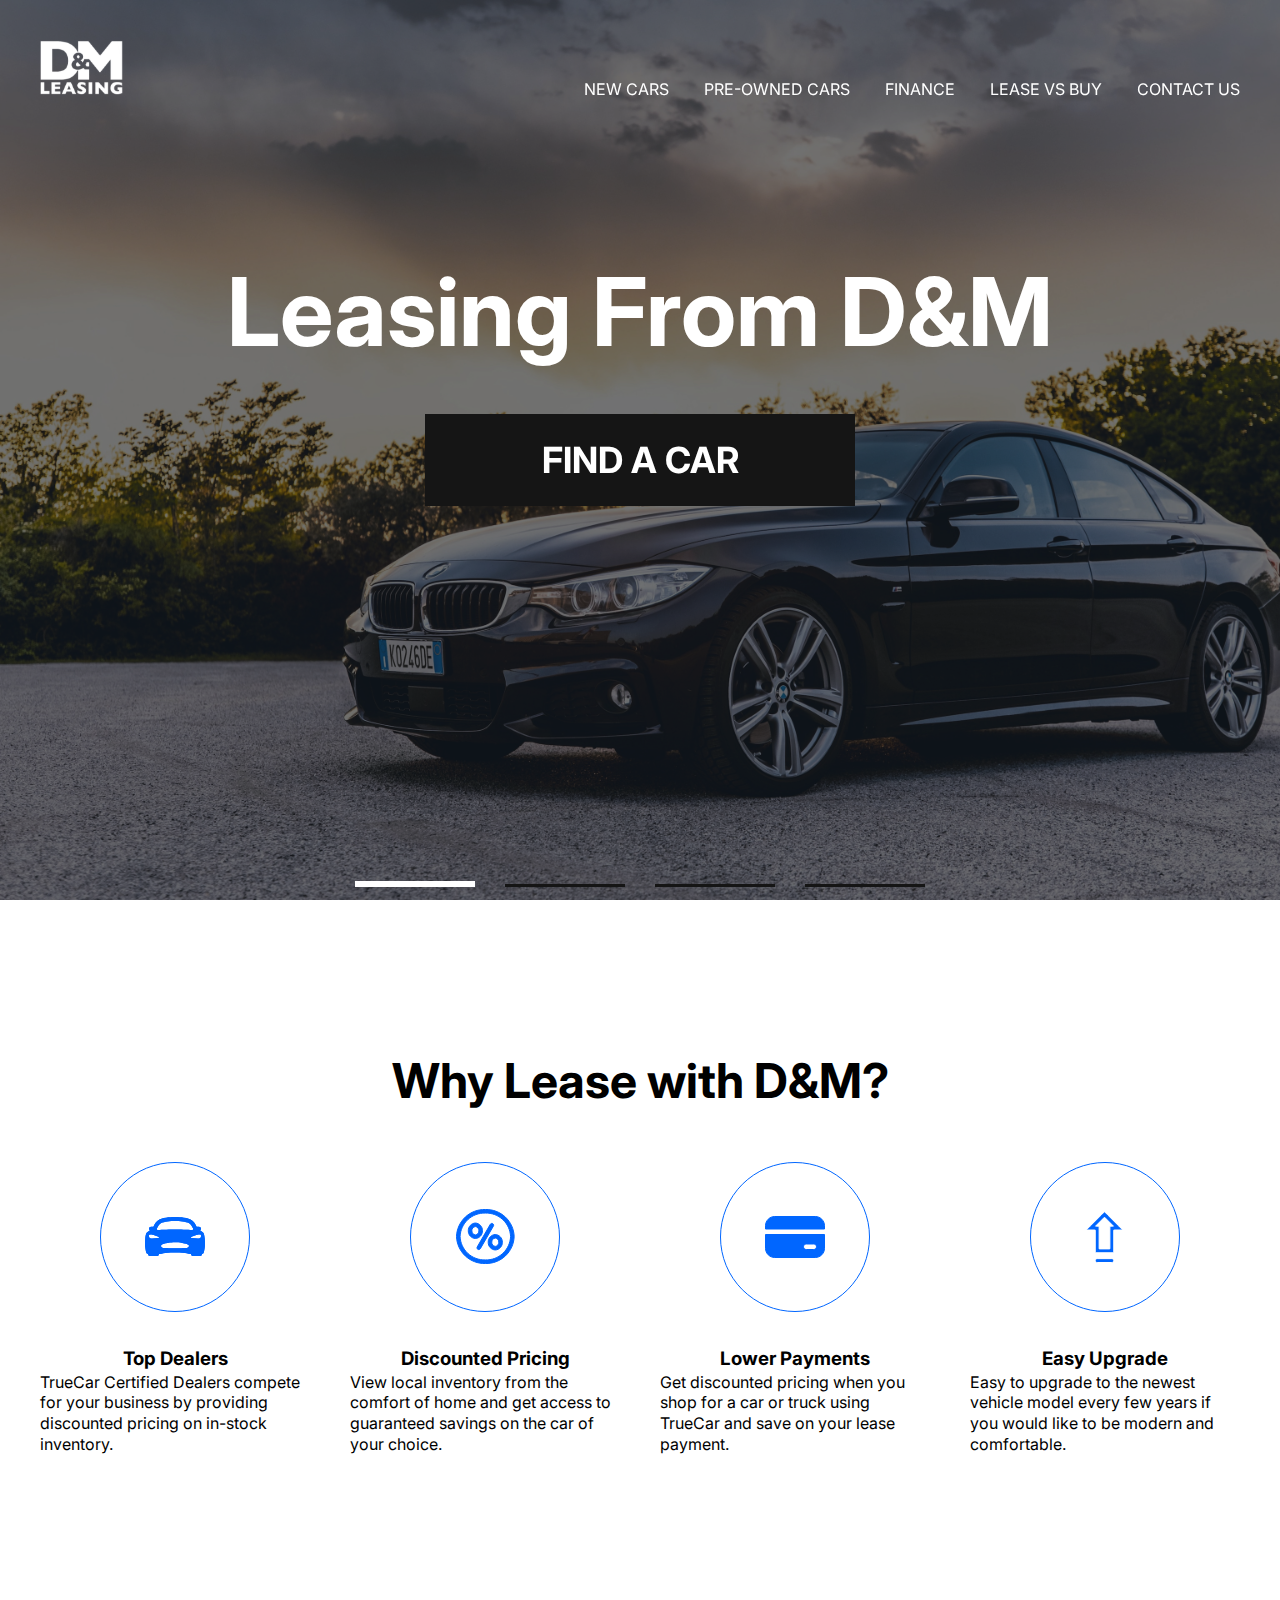
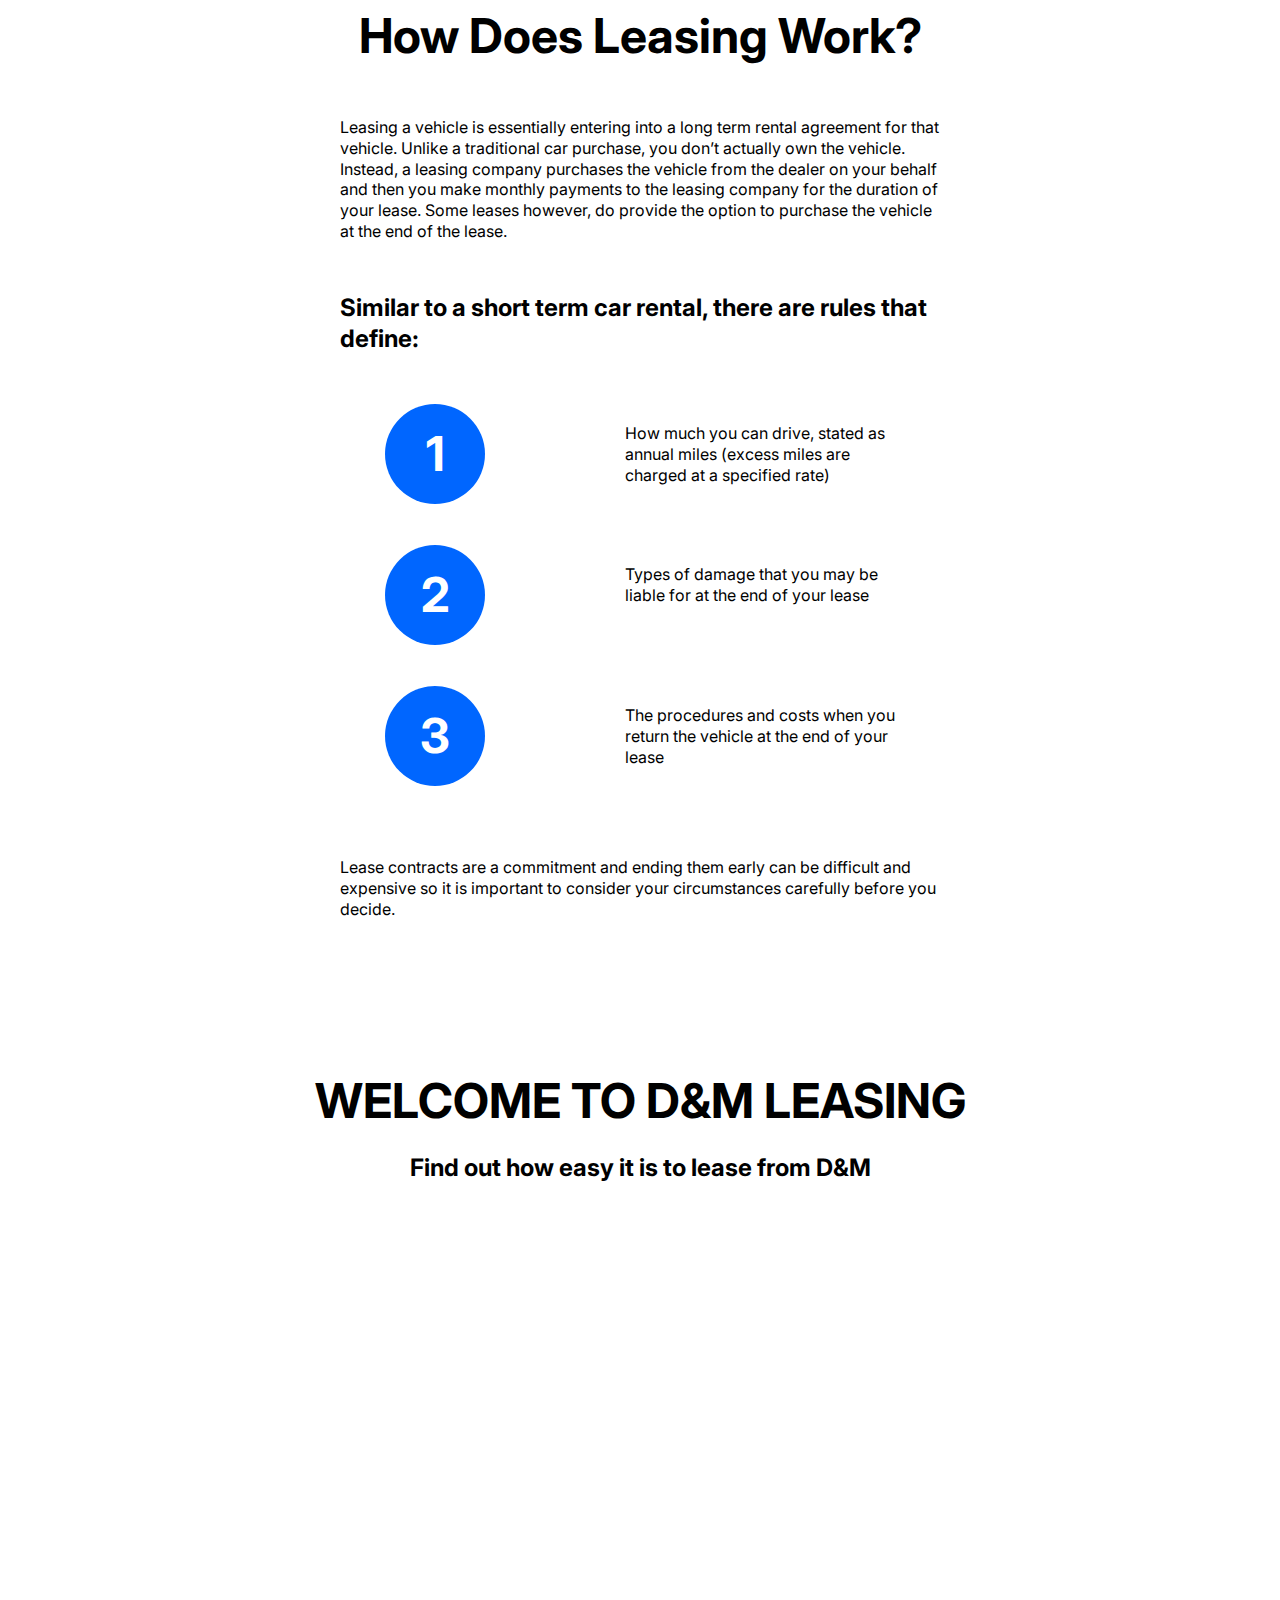
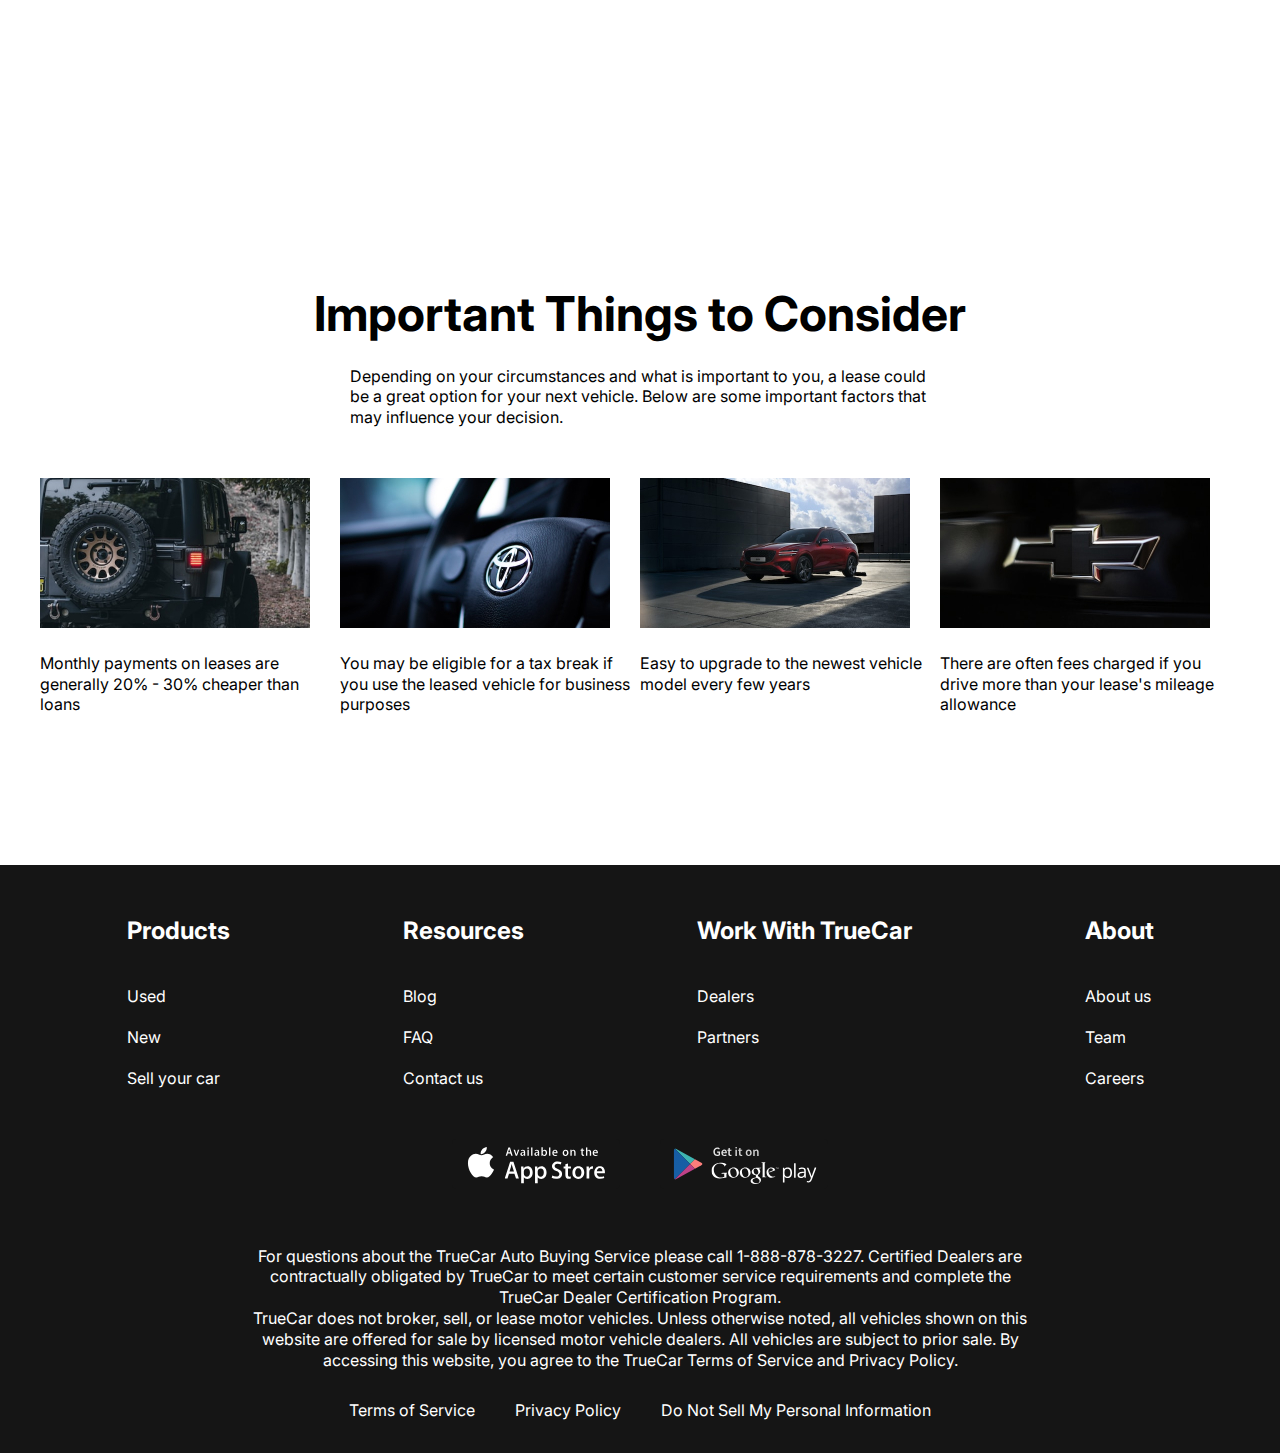
<file: index.html>
<!DOCTYPE html>
<html lang="en">
  <head>
    <meta charset="UTF-8" />
    <meta name="viewport" content="width=device-width, initial-scale=1.0" />
    <title>Document</title>
    <link rel="preconnect" href="https://fonts.googleapis.com" />
    <link rel="preconnect" href="https://fonts.gstatic.com" crossorigin />
    <link
      href="https://fonts.googleapis.com/css2?family=Inter:wght@100..900&display=swap"
      rel="stylesheet"
    />
    <link rel="stylesheet" href="/css/swiper-bundle.min.css" />

    <link rel="stylesheet" href="css/style.min.css" />
  </head>
  <body>
    <div class="wrapper">
      <header class="header header-main">
        <div class="container">
          <div class="header__inner">
            <a href="index.html" class="logo">
              <img src="images/logo.svg" alt="" class="logo__img" />
            </a>
            <nav class="menu">
              <button class="menu__btn">
                <span></span>
                <span></span>
                <span></span>
              </button>
              <ul class="menu__list">
                <li class="menu__list-item">
                  <a href="new-cars.html" class="menu__list-link">NEW CARS</a>
                </li>
                <li class="menu__list-item">
                  <a href="#" class="menu__list-link">PRE-OWNED CARS</a>
                </li>
                <li class="menu__list-item">
                  <a href="#" class="menu__list-link">FINANCE</a>
                </li>
                <li class="menu__list-item">
                  <a href="#" class="menu__list-link">LEASE VS BUY</a>
                </li>
                <li class="menu__list-item">
                  <a href="contacts.html" class="menu__list-link">CONTACT US</a>
                </li>
              </ul>
            </nav>
          </div>
        </div>
      </header>
      <main class="main">
        <section class="top">
          <div class="container">
            <h1 class="title">Leasing From D&M</h1>
            <a href="new-cars.html" class="top__link">FIND A CAR</a>
          </div>
        </section>
        <div class="slider">
          <div class="swiper">
            <div class="swiper-wrapper">
              <div
                class="swiper-slide"
                style="background-image: url(/images/slide-1.jpg)"
              ></div>
              <div
                class="swiper-slide"
                style="background-image: url(/images/slide-2.jpg)"
              ></div>
              <div
                class="swiper-slide"
                style="background-image: url(/images/slide-1.jpg)"
              ></div>
              <div
                class="swiper-slide"
                style="background-image: url(/images/slide-2.jpg)"
              ></div>
            </div>
            <div class="swiper-pagination"></div>
          </div>
        </div>
        <section class="why-lease">
          <div class="container">
            <h2 class="section-title">Why Lease with D&M?</h2>
            <ul class="why-lease__list">
              <li class="why-lease__item">
                <img
                  src="images/why-lease-1.svg"
                  alt=""
                  class="why-lease__item-img"
                />
                <h3 class="why-lease__item-title">Top Dealers</h3>
                <p class="why-lease__item-text">
                  TrueCar Certified Dealers compete for your business by
                  providing discounted pricing on in-stock inventory.
                </p>
              </li>
              <li class="why-lease__item">
                <img
                  src="images/why-lease-2.svg"
                  alt=""
                  class="why-lease__item-img"
                />
                <h3 class="why-lease__item-title">Discounted Pricing</h3>
                <p class="why-lease__item-text">
                  View local inventory from the comfort of home and get access
                  to guaranteed savings on the car of your choice.
                </p>
              </li>
              <li class="why-lease__item">
                <img
                  src="images/why-lease-3.svg"
                  alt=""
                  class="why-lease__item-img"
                />
                <h3 class="why-lease__item-title">Lower Payments</h3>
                <p class="why-lease__item-text">
                  Get discounted pricing when you shop for a car or truck using
                  TrueCar and save on your lease payment.
                </p>
              </li>
              <li class="why-lease__item">
                <img
                  src="images/why-lease-4.svg"
                  alt=""
                  class="why-lease__item-img"
                />
                <h3 class="why-lease__item-title">Easy Upgrade</h3>
                <p class="why-lease__item-text">
                  Easy to upgrade to the newest vehicle model every few years if
                  you would like to be modern and comfortable.
                </p>
              </li>
            </ul>
          </div>
        </section>
        <section class="how-does">
          <div class="container">
            <div class="how-does__inner">
              <h2 class="section-title">How Does Leasing Work?</h2>
              <p class="how-does__text">
                Leasing a vehicle is essentially entering into a long term
                rental agreement for that vehicle. Unlike a traditional car
                purchase, you don’t actually own the vehicle. Instead, a leasing
                company purchases the vehicle from the dealer on your behalf and
                then you make monthly payments to the leasing company for the
                duration of your lease. Some leases however, do provide the
                option to purchase the vehicle at the end of the lease.
              </p>
              <h4 class="how__does-title">
                Similar to a short term car rental, there are rules that define:
              </h4>
              <ol class="how__does-list">
                <li class="how__does-item">
                  How much you can drive, stated as annual miles (excess miles
                  are charged at a specified rate)
                </li>
                <li class="how__does-item">
                  Types of damage that you may be liable for at the end of your
                  lease
                </li>
                <li class="how__does-item">
                  The procedures and costs when you return the vehicle at the
                  end of your lease
                </li>
              </ol>
              <p class="how-does__text">
                Lease contracts are a commitment and ending them early can be
                difficult and expensive so it is important to consider your
                circumstances carefully before you decide.
              </p>
            </div>
          </div>
        </section>
        <section class="video">
          <div class="container">
            <h2 class="section-title video__title">WELCOME TO D&M LEASING</h2>
            <p class="video__text">Find out how easy it is to lease from D&M</p>
            <iframe
              class="video__content"
              width="1000"
              height="500"
              src="https://www.youtube-nocookie.com/embed/mdnF9R-Bzpg?si=TPv9K4LlLZKPwCXv"
              title="YouTube video player"
              frameborder="0"
              allow="accelerometer; autoplay; clipboard-write; encrypted-media; gyroscope; picture-in-picture; web-share"
              referrerpolicy="strict-origin-when-cross-origin"
              allowfullscreen
            ></iframe>
          </div>
        </section>
        <section class="important">
          <div class="container">
            <h2 class="section-title important__title">
              Important Things to Consider
            </h2>
            <p class="important__text">
              Depending on your circumstances and what is important to you, a
              lease could be a great option for your next vehicle. Below are
              some important factors that may influence your decision.
            </p>
            <ul class="important__list">
              <li class="important__item">
                <img
                  src="images/imp-1.jpg"
                  alt=""
                  class="important__item-img"/>
                <p class="important__item-text">
                  Monthly payments on leases are generally 20% - 30% cheaper
                  than loans
                </p>
              </li>
              <li class="important__item">
                <img
                  src="images/imp-2.jpg"
                  alt=""
                  class="important__item-img"/>
                <p class="important__item-text">
                  You may be eligible for a tax break if you use the leased vehicle for business purposes
                </p>
              </li>
              <li class="important__item">
                <img
                  src="images/imp-3.jpg"
                  alt=""
                  class="important__item-img"/>
                <p class="important__item-text">
                  Easy to upgrade to the newest vehicle model every few years
                </p>
              </li>
              <li class="important__item">
                <img
                  src="images/imp-4.jpg"
                  alt=""
                  class="important__item-img"/>
                <p class="important__item-text">
                  There are often fees charged if you drive more than your lease's mileage allowance
                </p>
              </li>
            </ul>
          </div>
        </section>
      </main>
      <footer class="footer">
        <div class="container">
          <nav class="footer__menu">
            <ul class="footer__menu-list">
              <li class="footer__menu-item">
                <p class="footer__menu-title">Products</p>
              </li>
              <li class="footer__menu-item">
                <a href="#" class="footer__menu-link">Used</a>
              </li>
              <li class="footer__menu-item">
                <a href="#" class="footer__menu-link">New</a>
              </li>
              <li class="footer__menu-item">
                <a href="#" class="footer__menu-link">Sell your car</a>
              </li>
            </ul>
            <ul class="footer__menu-list">
              <li class="footer__menu-item">
                <p class="footer__menu-title">Resources</p>
              </li>
              <li class="footer__menu-item">
                <a href="#" class="footer__menu-link">Blog</a>
              </li>
              <li class="footer__menu-item">
                <a href="#" class="footer__menu-link">FAQ</a>
              </li>
              <li class="footer__menu-item">
                <a href="#" class="footer__menu-link">Contact us</a>
              </li>
            </ul>
            <ul class="footer__menu-list">
              <li class="footer__menu-item">
                <p class="footer__menu-title">Work With TrueCar</p>
              </li>
              <li class="footer__menu-item">
                <a href="#" class="footer__menu-link">Dealers</a>
              </li>
              <li class="footer__menu-item">
                <a href="#" class="footer__menu-link">Partners</a>
              </li>
            </ul>
            <ul class="footer__menu-list">
              <li class="footer__menu-item">
                <p class="footer__menu-title">About</p>
              </li>
              <li class="footer__menu-item">
                <a href="#" class="footer__menu-link">About us</a>
              </li>
              <li class="footer__menu-item">
                <a href="#" class="footer__menu-link">Team</a>
              </li>
              <li class="footer__menu-item">
                <a href="#" class="footer__menu-link">Careers</a>
              </li>
            </ul>
          </nav>
          <ul class="app">
            <li class="app__item">
              <a href="#" class="app__item-link">
                <img class="app__item-img" src="images/appstore.svg" alt="" />
              </a>
            </li>
            <li class="app__item">
              <a href="#" class="app__item-link">
                <img class="app__item-img" src="images/googleplay.svg" alt="" />
              </a>
            </li>
          </ul>
          <div class="footer__copy">
            <p class="footer__copy-text">
              For questions about the TrueCar Auto Buying Service please call
              1-888-878-3227. Certified Dealers are contractually obligated by
              TrueCar to meet certain customer service requirements and complete
              the TrueCar Dealer Certification Program.
            </p>
            <p class="footer__copy-text">
              TrueCar does not broker, sell, or lease motor vehicles. Unless
              otherwise noted, all vehicles shown on this website are offered
              for sale by licensed motor vehicle dealers. All vehicles are
              subject to prior sale. By accessing this website, you agree to the
              TrueCar Terms of Service and Privacy Policy.
            </p>
          </div>
          <nav class="copy__nav">
            <ul class="copy__nav-list">
              <li class="copy__nav-item">
                <a href="#" class="copy__nav-link">Terms of Service</a>
              </li>
              <li class="copy__nav-item">
                <a href="#" class="copy__nav-link">Privacy Policy</a>
              </li>
              <li class="copy__nav-item">
                <a href="#" class="copy__nav-link"
                  >Do Not Sell My Personal Information</a
                >
              </li>
            </ul>
          </nav>
        </div>
      </footer>
    </div>

    <script src="js/swiper-bundle.min.js"></script>

    <script src="js/main.js"></script>
  </body>
</html>
</file>
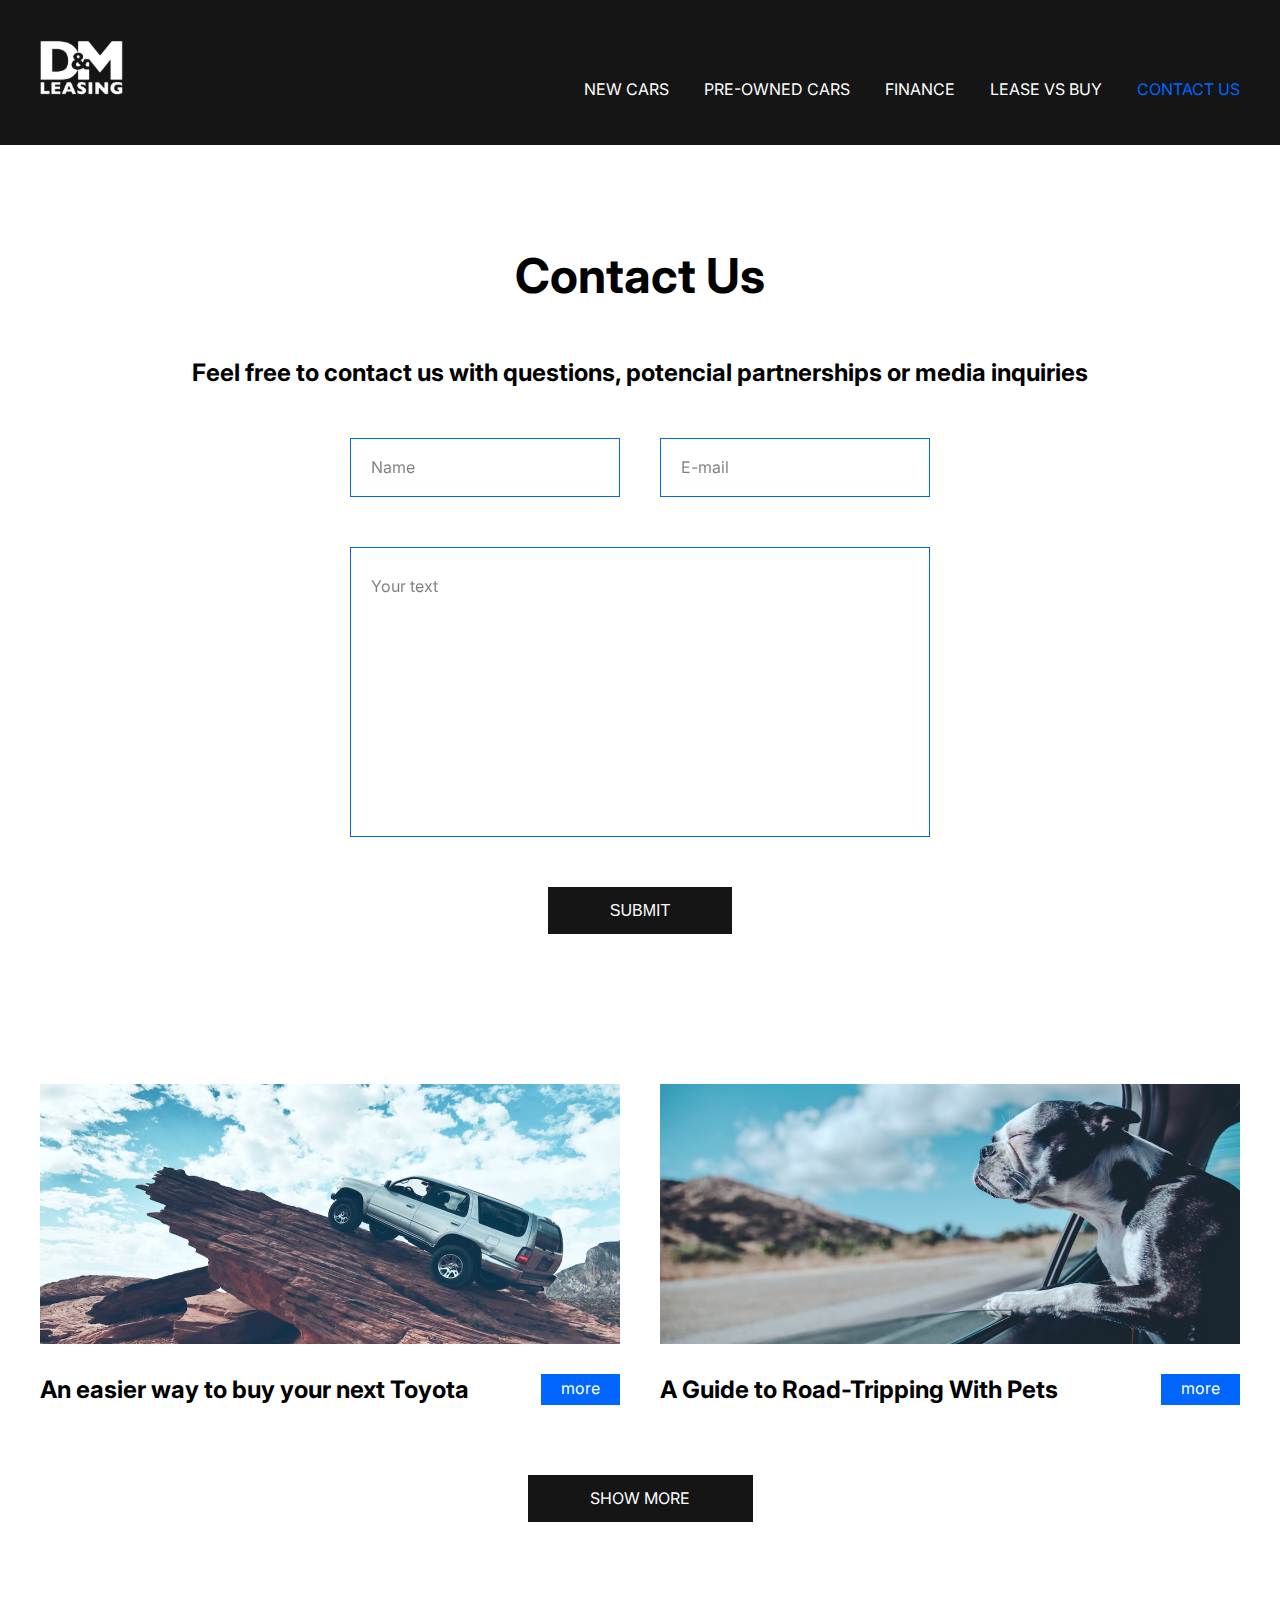
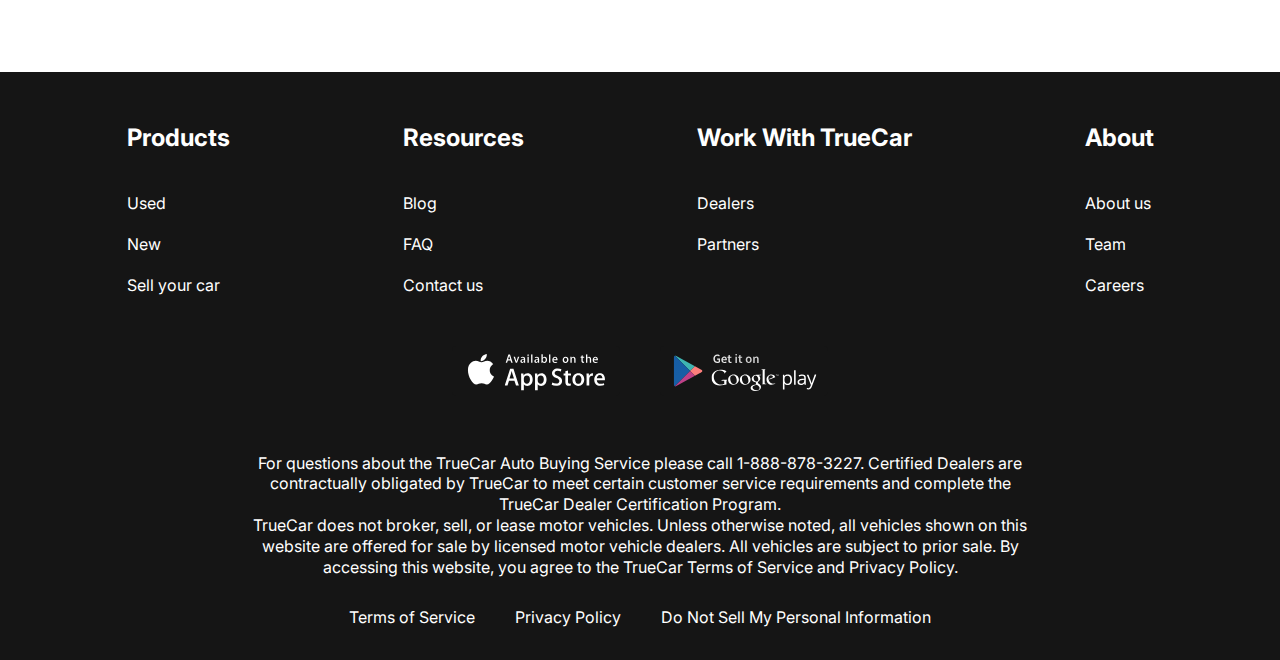
<file: contacts.html>
<!DOCTYPE html>
<html lang="en">
  <head>
    <meta charset="UTF-8" />
    <meta name="viewport" content="width=device-width, initial-scale=1.0" />
    <title>Document</title>
    <link rel="preconnect" href="https://fonts.googleapis.com" />
    <link rel="preconnect" href="https://fonts.gstatic.com" crossorigin />
    <link
      href="https://fonts.googleapis.com/css2?family=Inter:wght@100..900&display=swap"
      rel="stylesheet"
    />
    <link rel="stylesheet" href="css/style.min.css" />
    
  </head>
  <body>
    <div class="wrapper">
      <header class="header">
        <div class="container">
          <div class="header__inner">
            <a href="index.html" class="logo">
              <img src="images/logo.svg" alt="" class="logo__img" />
            </a>
            <nav class="menu">
              <button class="menu__btn">
                <span></span>
                <span></span>
                <span></span>
              </button>
              <ul class="menu__list">
                <li class="menu__list-item">
                  <a href="new-cars.html" class="menu__list-link">NEW CARS</a>
                </li>
                <li class="menu__list-item">
                  <a href="#" class="menu__list-link">PRE-OWNED CARS</a>
                </li>
                <li class="menu__list-item">
                  <a href="#" class="menu__list-link">FINANCE</a>
                </li>
                <li class="menu__list-item">
                  <a href="#" class="menu__list-link">LEASE VS BUY</a>
                </li>
                <li class="menu__list-item">
                  <a href="contacts.html" class="menu__list-link menu__list-link--active">CONTACT US</a>
                </li>
              </ul>
            </nav>
          </div>
        </div>
      </header>
      <main class="main">
        <section class="contacts">
          <div class="container">
            <h2 class="section-title contacts__title">Contact Us</h2>
            <p class="contacts__text">
              Feel free to contact us with questions, potencial partnerships or
              media inquiries
            </p>
            <form action="#" class="form">
              <input type="text" class="form__input" placeholder="Name" />
              <input type="text" class="form__input" placeholder="E-mail" />
              <textarea
                class="form__textarea"
                placeholder="Your text"
              ></textarea>
              <button class="form__btn">SUBMIT</button>
            </form>
          </div>
        </section>
        <section class="blog">
          <div class="container">
            <div class="blog__items">
              <div class="blog__item">
                <img src="images/blog-1.jpg" alt="" class="blog__item-img" />
                <h4 class="blog__item-title">
                  An easier way to buy your next Toyota
                </h4>
                <a href="#" class="blog__item-link">more</a>
              </div>
              <div class="blog__item">
                <img src="images/blog-2.jpg" alt="" class="blog__item-img" />
                <h4 class="blog__item-title">
                  A Guide to Road-Tripping With Pets
                </h4>
                <a href="#" class="blog__item-link">more</a>
              </div>
            </div>
            <a href="#" class="showmore-link">SHOW MORE</a>
          </div>
        </section>
      </main>
      <footer class="footer">
        <div class="container">
          <nav class="footer__menu">
            <ul class="footer__menu-list">
              <li class="footer__menu-item">
                <p class="footer__menu-title">Products</p>
              </li>
              <li class="footer__menu-item">
                <a href="#" class="footer__menu-link">Used</a>
              </li>
              <li class="footer__menu-item">
                <a href="#" class="footer__menu-link">New</a>
              </li>
              <li class="footer__menu-item">
                <a href="#" class="footer__menu-link">Sell your car</a>
              </li>
            </ul>
            <ul class="footer__menu-list">
              <li class="footer__menu-item">
                <p class="footer__menu-title">Resources</p>
              </li>
              <li class="footer__menu-item">
                <a href="#" class="footer__menu-link">Blog</a>
              </li>
              <li class="footer__menu-item">
                <a href="#" class="footer__menu-link">FAQ</a>
              </li>
              <li class="footer__menu-item">
                <a href="#" class="footer__menu-link">Contact us</a>
              </li>
            </ul>
            <ul class="footer__menu-list">
              <li class="footer__menu-item">
                <p class="footer__menu-title">Work With TrueCar</p>
              </li>
              <li class="footer__menu-item">
                <a href="#" class="footer__menu-link">Dealers</a>
              </li>
              <li class="footer__menu-item">
                <a href="#" class="footer__menu-link">Partners</a>
              </li>
            </ul>
            <ul class="footer__menu-list">
              <li class="footer__menu-item">
                <p class="footer__menu-title">About</p>
              </li>
              <li class="footer__menu-item">
                <a href="#" class="footer__menu-link">About us</a>
              </li>
              <li class="footer__menu-item">
                <a href="#" class="footer__menu-link">Team</a>
              </li>
              <li class="footer__menu-item">
                <a href="#" class="footer__menu-link">Careers</a>
              </li>
            </ul>
          </nav>
          <ul class="app">
            <li class="app__item">
              <a href="#" class="app__item-link">
                <img class="app__item-img" src="images/appstore.svg" alt="" />
              </a>
            </li>
            <li class="app__item">
              <a href="#" class="app__item-link">
                <img class="app__item-img" src="images/googleplay.svg" alt="" />
              </a>
            </li>
          </ul>
          <div class="footer__copy">
            <p class="footer__copy-text">
              For questions about the TrueCar Auto Buying Service please call
              1-888-878-3227. Certified Dealers are contractually obligated by
              TrueCar to meet certain customer service requirements and complete
              the TrueCar Dealer Certification Program.
            </p>
            <p class="footer__copy-text">
              TrueCar does not broker, sell, or lease motor vehicles. Unless
              otherwise noted, all vehicles shown on this website are offered
              for sale by licensed motor vehicle dealers. All vehicles are
              subject to prior sale. By accessing this website, you agree to the
              TrueCar Terms of Service and Privacy Policy.
            </p>
          </div>
          <nav class="copy__nav">
            <ul class="copy__nav-list">
              <li class="copy__nav-item">
                <a href="#" class="copy__nav-link">Terms of Service</a>
              </li>
              <li class="copy__nav-item">
                <a href="#" class="copy__nav-link">Privacy Policy</a>
              </li>
              <li class="copy__nav-item">
                <a href="#" class="copy__nav-link"
                  >Do Not Sell My Personal Information</a
                >
              </li>
            </ul>
          </nav>
        </div>
      </footer>
    </div>
    <script src="js/main.js" ></script>
  </body>
</html>
</file>
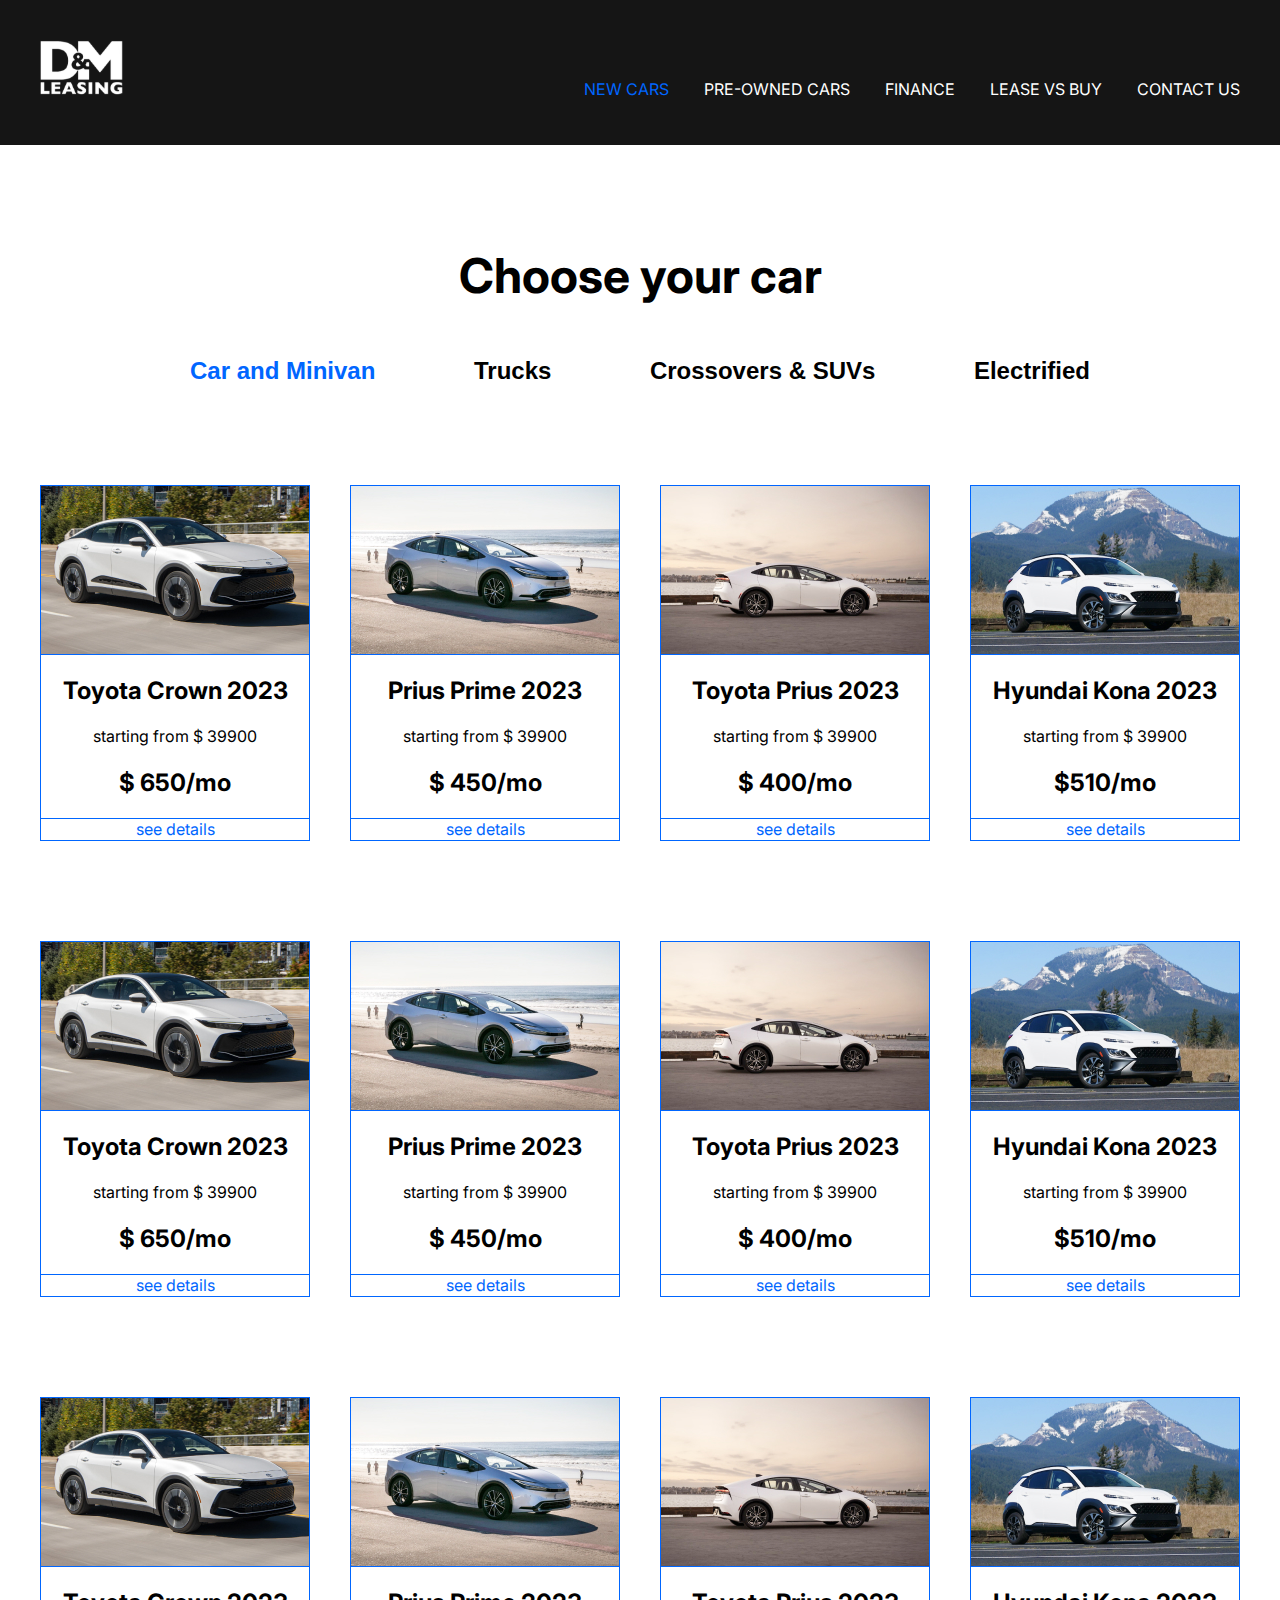
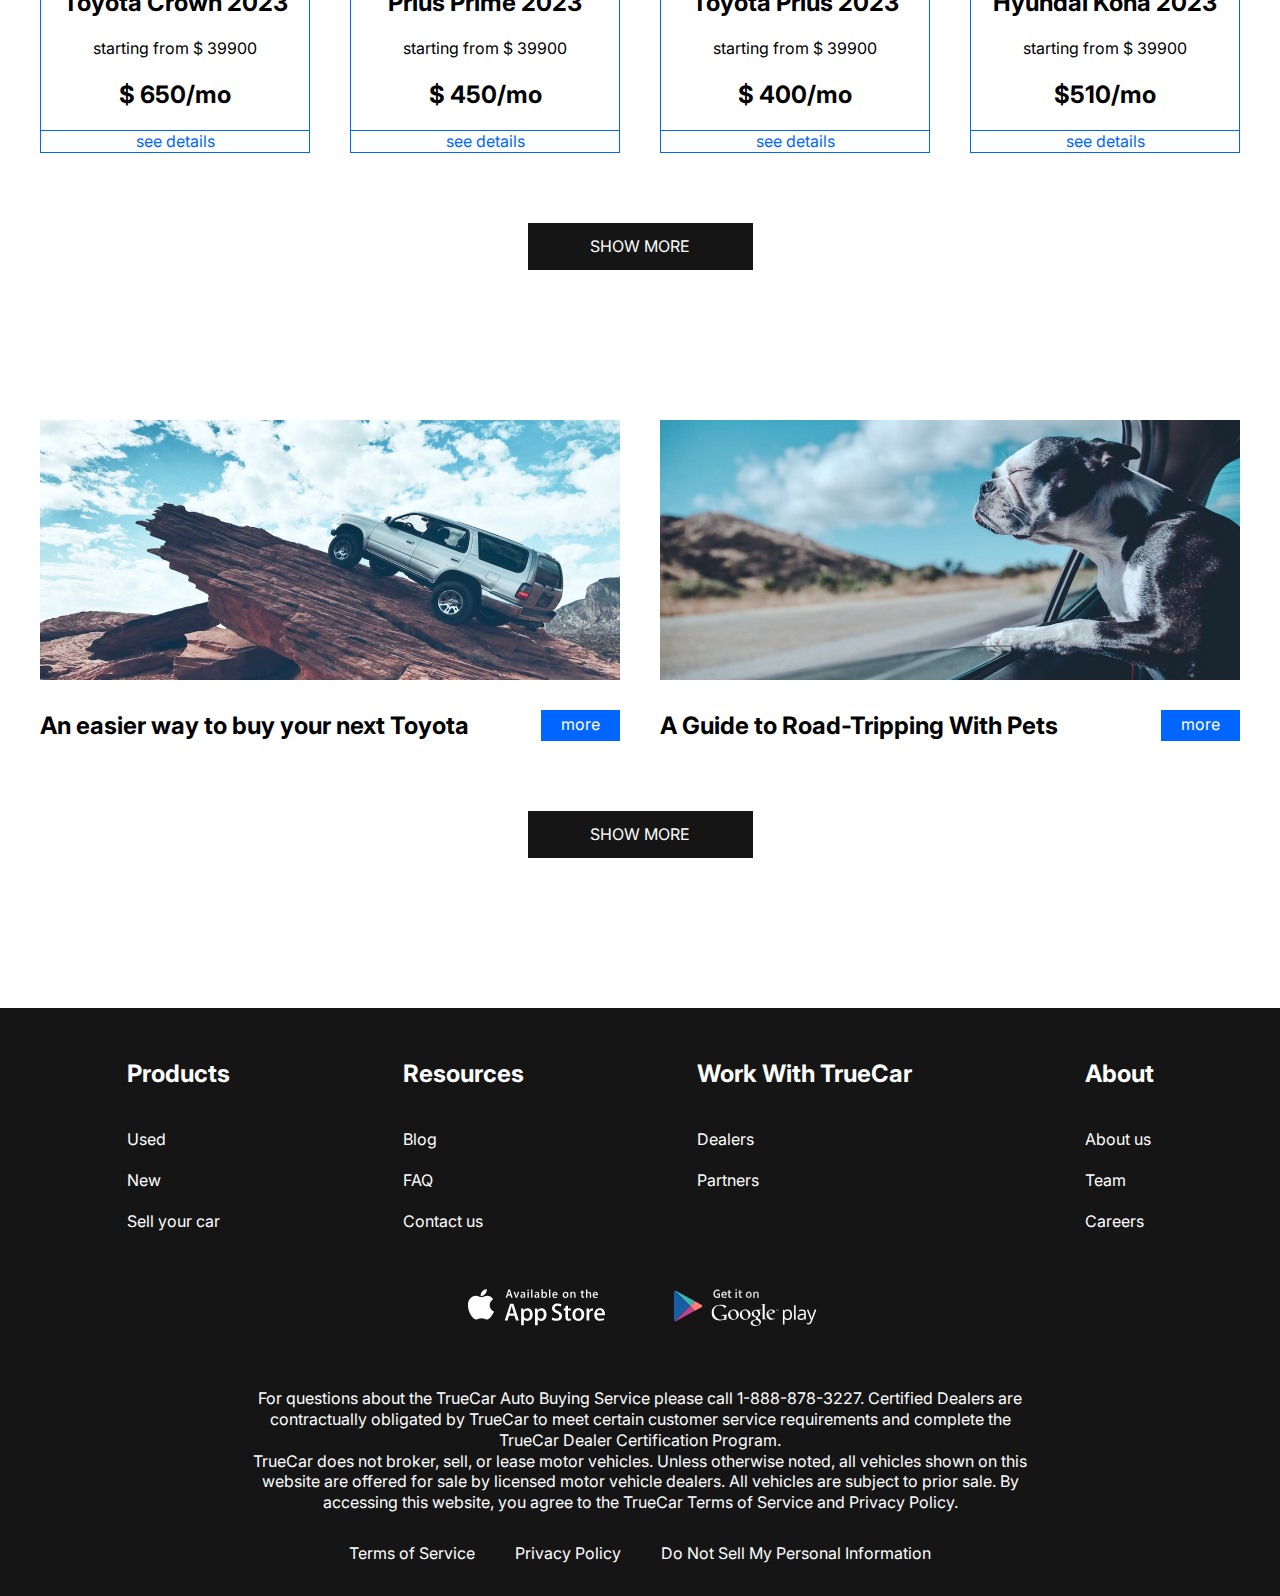
<file: new-cars.html>
<!DOCTYPE html>
<html lang="en">
  <head>
    <meta charset="UTF-8" />
    <meta name="viewport" content="width=device-width, initial-scale=1.0" />
    <title>Document</title>
    <link rel="preconnect" href="https://fonts.googleapis.com" />
    <link rel="preconnect" href="https://fonts.gstatic.com" crossorigin />
    <link
      href="https://fonts.googleapis.com/css2?family=Inter:wght@100..900&display=swap"
      rel="stylesheet"
    />
    <link rel="stylesheet" href="css/style.min.css" />
    
  </head>
  <body>
    <div class="wrapper">
      <header class="header">
        <div class="container">
          <div class="header__inner">
            <a href="index.html" class="logo">
              <img src="images/logo.svg" alt="" class="logo__img" />
            </a>
            <nav class="menu">
              <button class="menu__btn">
                <span></span>
                <span></span>
                <span></span>
              </button>
              <ul class="menu__list">
                <li class="menu__list-item">
                  <a
                    href="new-cars.html"
                    class="menu__list-link menu__list-link--active"
                    >NEW CARS</a
                  >
                </li>
                <li class="menu__list-item">
                  <a href="#" class="menu__list-link">PRE-OWNED CARS</a>
                </li>
                <li class="menu__list-item">
                  <a href="#" class="menu__list-link">FINANCE</a>
                </li>
                <li class="menu__list-item">
                  <a href="#" class="menu__list-link">LEASE VS BUY</a>
                </li>
                <li class="menu__list-item">
                  <a href="contacts.html" class="menu__list-link">CONTACT US</a>
                </li>
              </ul>
            </nav>
          </div>
        </div>
      </header>
      <main class="main">
        <section class="choose">
          <div class="container">
            <h2 class="section-title">Choose your car</h2>
            <div class="tabs">
              <div class="tabs__btn">
                <button class="tabs__btn-item tabs__btn-item--active" data-button="content-1">
                  Car and Minivan
                </button>
                <button class="tabs__btn-item" data-button="content-2">Trucks</button>
                <button class="tabs__btn-item" data-button="content-3">Crossovers & SUVs</button>
                <button class="tabs__btn-item" data-button="content-4">Electrified</button>
              </div>
              <div class="tabs__content">
                <div class="tabs__content-item tabs__content-item--active" id="content-1">
                  <div class="card">
                    <img src="images/card-1.jpg" alt="" class="card__img" />
                    <div class="card__content">
                      <h4 class="card__title">Toyota Crown 2023</h4>
                      <p class="card__text">starting from $ 39900</p>
                      <p class="card__price">$ 650/mo</p>
                    </div>
                    <a href="#" class="card__link">see details</a>
                  </div>
                  <div class="card">
                    <img src="images/card-2.jpg" alt="" class="card__img" />
                    <div class="card__content">
                      <h4 class="card__title">Prius Prime 2023</h4>
                      <p class="card__text">starting from $ 39900</p>
                      <p class="card__price">$ 450/mo</p>
                    </div>
                    <a href="#" class="card__link">see details</a>
                  </div>
                  <div class="card">
                    <img src="images/card-3.jpg" alt="" class="card__img" />
                    <div class="card__content">
                      <h4 class="card__title">Toyota Prius 2023</h4>
                      <p class="card__text">starting from $ 39900</p>
                      <p class="card__price">$ 400/mo</p>
                    </div>
                    <a href="#" class="card__link">see details</a>
                  </div>
                  <div class="card">
                    <img src="images/card-4.jpg" alt="" class="card__img" />
                    <div class="card__content">
                      <h4 class="card__title">Hyundai Kona 2023</h4>
                      <p class="card__text">starting from $ 39900</p>
                      <p class="card__price">$510/mo</p>
                    </div>
                    <a href="#" class="card__link">see details</a>
                  </div>
                  <div class="card">
                    <img src="images/card-1.jpg" alt="" class="card__img" />
                    <div class="card__content">
                      <h4 class="card__title">Toyota Crown 2023</h4>
                      <p class="card__text">starting from $ 39900</p>
                      <p class="card__price">$ 650/mo</p>
                    </div>
                    <a href="#" class="card__link">see details</a>
                  </div>
                  <div class="card">
                    <img src="images/card-2.jpg" alt="" class="card__img" />
                    <div class="card__content">
                      <h4 class="card__title">Prius Prime 2023</h4>
                      <p class="card__text">starting from $ 39900</p>
                      <p class="card__price">$ 450/mo</p>
                    </div>
                    <a href="#" class="card__link">see details</a>
                  </div>
                  <div class="card">
                    <img src="images/card-3.jpg" alt="" class="card__img" />
                    <div class="card__content">
                      <h4 class="card__title">Toyota Prius 2023</h4>
                      <p class="card__text">starting from $ 39900</p>
                      <p class="card__price">$ 400/mo</p>
                    </div>
                    <a href="#" class="card__link">see details</a>
                  </div>
                  <div class="card">
                    <img src="images/card-4.jpg" alt="" class="card__img" />
                    <div class="card__content">
                      <h4 class="card__title">Hyundai Kona 2023</h4>
                      <p class="card__text">starting from $ 39900</p>
                      <p class="card__price">$510/mo</p>
                    </div>
                    <a href="#" class="card__link">see details</a>
                  </div>
                  <div class="card">
                    <img src="images/card-1.jpg" alt="" class="card__img" />
                    <div class="card__content">
                      <h4 class="card__title">Toyota Crown 2023</h4>
                      <p class="card__text">starting from $ 39900</p>
                      <p class="card__price">$ 650/mo</p>
                    </div>
                    <a href="#" class="card__link">see details</a>
                  </div>
                  <div class="card">
                    <img src="images/card-2.jpg" alt="" class="card__img" />
                    <div class="card__content">
                      <h4 class="card__title">Prius Prime 2023</h4>
                      <p class="card__text">starting from $ 39900</p>
                      <p class="card__price">$ 450/mo</p>
                    </div>
                    <a href="#" class="card__link">see details</a>
                  </div>
                  <div class="card">
                    <img src="images/card-3.jpg" alt="" class="card__img" />
                    <div class="card__content">
                      <h4 class="card__title">Toyota Prius 2023</h4>
                      <p class="card__text">starting from $ 39900</p>
                      <p class="card__price">$ 400/mo</p>
                    </div>
                    <a href="#" class="card__link">see details</a>
                  </div>
                  <div class="card">
                    <img src="images/card-4.jpg" alt="" class="card__img" />
                    <div class="card__content">
                      <h4 class="card__title">Hyundai Kona 2023</h4>
                      <p class="card__text">starting from $ 39900</p>
                      <p class="card__price">$510/mo</p>
                    </div>
                    <a href="#" class="card__link">see details</a>
                  </div>
                </div>
                <div class="tabs__content-item" id="content-2">2</div>
                <div class="tabs__content-item" id="content-3">3</div>
                <div class="tabs__content-item" id="content-4">4</div>
              </div>
            </div>
            <a href="#" class="showmore-link">SHOW MORE</a>
          </div>
        </section>
        <section class="blog">
          <div class="container">
            <div class="blog__items">
              <div class="blog__item">
                <img src="images/blog-1.jpg" alt="" class="blog__item-img" />
                <h4 class="blog__item-title">
                  An easier way to buy your next Toyota
                </h4>
                <a href="#" class="blog__item-link">more</a>
              </div>
              <div class="blog__item">
                <img src="images/blog-2.jpg" alt="" class="blog__item-img" />
                <h4 class="blog__item-title">
                  A Guide to Road-Tripping With Pets
                </h4>
                <a href="#" class="blog__item-link">more</a>
              </div>
            </div>
            <a href="#" class="showmore-link">SHOW MORE</a>
          </div>
        </section>
      </main>
      <footer class="footer">
        <div class="container">
          <nav class="footer__menu">
            <ul class="footer__menu-list">
              <li class="footer__menu-item">
                <p class="footer__menu-title">Products</p>
              </li>
              <li class="footer__menu-item">
                <a href="#" class="footer__menu-link">Used</a>
              </li>
              <li class="footer__menu-item">
                <a href="#" class="footer__menu-link">New</a>
              </li>
              <li class="footer__menu-item">
                <a href="#" class="footer__menu-link">Sell your car</a>
              </li>
            </ul>
            <ul class="footer__menu-list">
              <li class="footer__menu-item">
                <p class="footer__menu-title">Resources</p>
              </li>
              <li class="footer__menu-item">
                <a href="#" class="footer__menu-link">Blog</a>
              </li>
              <li class="footer__menu-item">
                <a href="#" class="footer__menu-link">FAQ</a>
              </li>
              <li class="footer__menu-item">
                <a href="#" class="footer__menu-link">Contact us</a>
              </li>
            </ul>
            <ul class="footer__menu-list">
              <li class="footer__menu-item">
                <p class="footer__menu-title">Work With TrueCar</p>
              </li>
              <li class="footer__menu-item">
                <a href="#" class="footer__menu-link">Dealers</a>
              </li>
              <li class="footer__menu-item">
                <a href="#" class="footer__menu-link">Partners</a>
              </li>
            </ul>
            <ul class="footer__menu-list">
              <li class="footer__menu-item">
                <p class="footer__menu-title">About</p>
              </li>
              <li class="footer__menu-item">
                <a href="#" class="footer__menu-link">About us</a>
              </li>
              <li class="footer__menu-item">
                <a href="#" class="footer__menu-link">Team</a>
              </li>
              <li class="footer__menu-item">
                <a href="#" class="footer__menu-link">Careers</a>
              </li>
            </ul>
          </nav>
          <ul class="app">
            <li class="app__item">
              <a href="#" class="app__item-link">
                <img class="app__item-img" src="images/appstore.svg" alt="" />
              </a>
            </li>
            <li class="app__item">
              <a href="#" class="app__item-link">
                <img class="app__item-img" src="images/googleplay.svg" alt="" />
              </a>
            </li>
          </ul>
          <div class="footer__copy">
            <p class="footer__copy-text">
              For questions about the TrueCar Auto Buying Service please call
              1-888-878-3227. Certified Dealers are contractually obligated by
              TrueCar to meet certain customer service requirements and complete
              the TrueCar Dealer Certification Program.
            </p>
            <p class="footer__copy-text">
              TrueCar does not broker, sell, or lease motor vehicles. Unless
              otherwise noted, all vehicles shown on this website are offered
              for sale by licensed motor vehicle dealers. All vehicles are
              subject to prior sale. By accessing this website, you agree to the
              TrueCar Terms of Service and Privacy Policy.
            </p>
          </div>
          <nav class="copy__nav">
            <ul class="copy__nav-list">
              <li class="copy__nav-item">
                <a href="#" class="copy__nav-link">Terms of Service</a>
              </li>
              <li class="copy__nav-item">
                <a href="#" class="copy__nav-link">Privacy Policy</a>
              </li>
              <li class="copy__nav-item">
                <a href="#" class="copy__nav-link"
                  >Do Not Sell My Personal Information</a
                >
              </li>
            </ul>
          </nav>
        </div>
      </footer>
    </div>
    <script src="js/main.js"></script>
  </body>
</html>
</file>
<file: css/style.min.css>
html {
  box-sizing: border-box;
}

*,
*::after,
*::before {
  box-sizing: inherit;
  margin: 0;
  padding: 0;
}
html,
body {
  height: 100%;
}
ul {
  list-style: none;
}
a {
  text-decoration: none;
  color: inherit;
}
.section-title {
  margin-bottom: 50px;
  font-size: 48px;
  font-weight: 700;
  text-align: center;
}
.wrapper {
  min-height: 100%;
  display: flex;
  flex-direction: column;
}
.container {
  max-width: 1220px;
  padding: 0 10px;
  margin: 0 auto;
}
body {
  font-family: "Inter", sans-serif;
  font-size: 16px;
  font-weight: 400;
  line-height: 1.3;
}
.header {
  background-color: #151515;
}
.header-main {
  background-color: transparent;
  position: absolute;
  z-index: 10;
  right: 0;
  left: 0;
}
.header__inner {
  padding-top: 40px;
  padding-bottom: 45px;
  display: flex;
  justify-content: space-between;
  align-items: flex-end;
}

.menu__list {
  display: flex;
  gap: 35px;
}

.menu__list-link {
  color: white;
  text-transform: uppercase;
}
.menu__list-link--active {
  color: #0066ff;
}
.menu__list-link:hover {
  color: #0066ff;
  transition: 0.5s;
}

.footer {
  background-color: #151515;
  padding: 50px 0 32px;
  color: #fff;
}
.footer__menu-list {
  max-width: 250px;
}
.footer__menu {
  display: flex;
  justify-content: space-around;
  margin-bottom: 50px;
}
.footer__menu-title {
  font-size: 24px;
  font-weight: 700;
  padding-bottom: 20px;
}
.footer__menu-item + .footer__menu-item {
  padding-top: 20px;
}
.footer__menu-link:hover {
  color: #0066ff;
  transition: 0.5s;
}
.app {
  display: flex;
  justify-content: center;
  gap: 40px;
  margin-bottom: 52px;
}
.footer__copy {
  max-width: 800px;
  margin: 0 auto 30px;
  text-align: center;
}
.copy__nav-list {
  display: flex;
  justify-content: center;
  gap: 40px;
}
.main {
  flex-grow: 1;
}
.top {
  color: #fff;
  text-align: center;
  padding-top: 250px;
  padding-bottom: 50px;
  position: absolute;
  z-index: 5;
  left: 0;
  right: 0;
}
.title {
  padding-bottom: 40px;
  font-size: 95px;
  font-weight: 700;
}
.top__link {
  background-color: #151515;
  padding: 23px;
  max-width: 430px;
  width: 100%;
  display: inline-block;
  text-transform: uppercase;
  font-size: 36px;
  font-weight: 700;
}
.top__link:hover {
  background-color: #0066ff;
  transition: 0.5s;
}
.swiper::after {
  content: "";
  background: rgba(21, 21, 21, 0.6);
  position: absolute;
  z-index: 3;
  left: 0;
  right: 0;
  top: 0;
  bottom: 0;
}

.swiper-slide {
  background-repeat: no-repeat;
  background-size: cover;
  background-position: center;
  height: 100vh;
}

.swiper-pagination-bullet {
  width: 120px;
  height: 3px;
  background-color: #151515;
  border-radius: 0;
  opacity: 1;
  margin: 0 15px !important;
}
/* .swiper-pagination-bullets.swiper-pagination-horizontal{
  bottom: 50px;
} */
.swiper-pagination-bullet-active {
  height: 6px;
  background-color: white;
}
.why-lease {
  padding: 150px 0;
}
.why-lease__list {
  display: grid;
  grid-template-columns: repeat(4, 1fr);
  gap: 40px;
  text-align: center;
}
.why-lease__item-img {
  margin-bottom: 30px;
  font-size: 24px;
  font-weight: 700;
}
.why-lease__item-text {
  text-align: left;
}
.how-does {
  padding-bottom: 150px;
}
.how-does__inner {
  max-width: 600px;
  margin: 0 auto;
}
.how__does-title {
  font-size: 24px;
  font-weight: 700;
  padding-top: 50px;
  display: flex;
  justify-content: center;
  /* max-width: 580px; */
}
.how__does-list {
  padding: 50px 0 70px;
  counter-reset: myCounter;
}
.how__does-item {
  list-style-type: none;
  width: 270px;
  position: relative;
  margin: auto;
  box-sizing: content-box;
  padding: 19px 0 19px 240px;
  min-height: 63px;
}
.how__does-item + .how__does-item {
  margin-top: 40px;
}
.how__does-item::before {
  counter-increment: myCounter;
  content: counter(myCounter);
  display: flex;
  justify-content: center;
  align-items: center;
  font-size: 48px;
  font-weight: 700;
  background-color: #0066ff;
  width: 100px;
  height: 100px;
  border-radius: 50%;
  color: #fff;
  position: absolute;
  left: 0;
  top: 0;
}
.video {
  padding-bottom: 150px;
}
.video__title {
  margin-bottom: 20px;
}
.video__text {
  font-size: 24px;
  font-weight: 700;
  margin-bottom: 50px;
  text-align: center;
}
.video__content {
  display: block;
  margin: 0 auto;
}
.important {
  padding-bottom: 150px;
}
.important__title {
  margin-bottom: 20px;
}
.important__text {
  max-width: 580px;
  margin: 0 auto 50px;
}
.important__list {
  display: grid;
  grid-template-columns: repeat(4, 1fr);
}
.important__item-img {
  margin-bottom: 20px;
}
.contacts {
  padding: 100px 0 150px;
}
.contects__title {
  margin-bottom: 20px;
}
.contacts__text {
  text-align: center;
  font-weight: 700;
  font-size: 24px;
  margin-bottom: 50px;
  padding: 0 100px;
}
form {
  max-width: 580px;
  margin: 0 auto;
  display: flex;
  justify-content: space-between;
  flex-wrap: wrap;
}
.form__input {
  width: 270px;
  padding: 18px 20px;
  display: inline-block;
  border: 1px solid #0066ff;
  margin-bottom: 50px;
  font-family: "Inter", sans-serif;
  font-size: 16px;
  font-weight: 400;
  line-height: 1.3;
  color: #000;
}
.form__input::placeholder,
.form__textarea::placeholder {
  font-family: "Inter", sans-serif;
  font-size: 16px;
  font-weight: 400;
  line-height: 1.3;
  color: #000;
  opacity: 0.5;
}
.form__textarea {
  width: 100%;
  resize: none;
  padding: 28px 20px;
  height: 290px;
  border: 1px solid #0066ff;
  font-family: "Inter", sans-serif;
  font-size: 16px;
  font-weight: 400;
  line-height: 1.3;
  color: #000;
  margin-bottom: 50px;
}
.form__btn {
  text-transform: uppercase;
  color: #fff;
  background-color: #151515;
  padding: 13px 61px;
  width: 184px;
  height: 47px;
  font-weight: 400;
  font-size: 16px;
  margin: 0 auto;
  border: none;
}
.form__btn:hover {
  background-color: #0066ff;
  transition: 0.5s;
}
.blog {
  padding-bottom: 150px;
}
.blog__items {
  display: grid;
  grid-template-columns: repeat(2, 1fr);
  gap: 40px;
  margin-bottom: 70px;
}
.blog__item {
  display: flex;
  justify-content: space-between;
  flex-wrap: wrap;
}
.blog__item-img {
  margin-bottom: 30px;
  width: 100%;
}
.blog__item-title {
  flex-basis: 446px;
  font-size: 24px;
  font-weight: 700;
}
.blog__item-link {
  color: #fff;
  background-color: #0066ff;
  padding: 4px 20px;
}
.blog__item-link:hover {
  background-color: #151515;
  transition: 0.5s;
}
.showmore-link {
  text-transform: uppercase;
  background-color: #151515;
  padding: 13px;
  color: #fff;
  width: 225px;
  margin: 0 auto;
  text-align: center;
  display: block;
  margin-top: 70px;
}
.showmore-link:hover {
  background-color: #0066ff;
  transition: 0.5s;
}
.choose {
  padding: 100px 0 150px;
}
.tabs {
  margin-bottom: 70px;
}
.tabs__btn {
  padding: 0 150px 100px;
  display: flex;
  justify-content: space-between;
  gap: 80px;
}
.tabs__btn-item {
  font-size: 24px;
  font-weight: 700;
  cursor: pointer;
  border: none;
  background-color: transparent;
  padding: 0;
}
.tabs__btn-item--active {
  color: #0066ff;
}
.tabs__content-item {
  display: none;
  grid-template-columns: repeat(4, 1fr);
  gap: 100px 40px;
}
.tabs__content-item--active {
  display: grid;
}
.card {
  text-align: center;
}
.card__img {
  display: block;
}
.card__content {
  padding: 0 5px;
  border: 1px solid #0066ff;
  border-top: 0;
}
.card__title {
  font-size: 24px;
  font-weight: 700;
  margin-bottom: 20px;
  padding-top: 20px;
}
.card__text {
  margin-bottom: 20px;
}
.card__price {
  margin-bottom: 20px;
  margin-bottom: 20px;
  font-size: 24px;
  font-weight: 700;
}
.card__link {
  display: block;
  color: #0066ff;
  border: 1px solid #0066ff;
  border-top: 0;
}
.menu__btn {
  width: 30px;
  height: 20px;
  display: flex;
  flex-direction: column;
  justify-content: space-between;
  padding: 0;
  border: none;
  background-color: transparent;
  cursor: pointer;
  display: none;
}
.menu__btn span {
  height: 2px;
  background-color: #fff;
  width: 100%;
}
.card__img {
  width: 100%;
}
@media (max-width: 1180px) {
  .important__list {
    gap: 30px 20px;
  }
  .important__item-img {
    width: 100%;
  }
  .tabs__content-item {
    grid-template-columns: repeat(3, 1fr);
  }
}
@media (max-width: 1040px) {
  .video__content {
    width: 100%;
  }
  .tabs__btn {
    padding: 0 0 50px;
    gap: 20px;
  }
}
@media (max-width: 860px) {
  .menu__btn {
    display: flex;
  }
  .menu__btn,
  .logo {
    z-index: 10;
    position: relative;
  }
  .menu__list {
    position: absolute;
    z-index: 5;
    background-color: #151515;
    flex-direction: column;
    align-items: center;
    top: 0;
    left: 0;
    right: 0;
    bottom: 0;
    padding-top: 200px;
    height: 100vh;
    transform: translateY(-100%);
    transition: transform 0.3s ease-in-out;
  }
  .menu__list.menu__list--active {
    transform: translateY(0%);
  }
  .why-lease__list {
    grid-template-columns: repeat(2, 1fr);
    gap: 20px;
  }
  .important__list {
    grid-template-columns: repeat(2, 1fr);
  }
}
@media (max-width: 768px) {
  .title {
    font-size: 70px;
  }
  .top__link {
    padding: 40px;
    max-width: 360px;
    font-size: 28px;
  }
  .swiper-pagination-bullet {
    width: 60px;
  }
  .swiper-pagination-bullet-active {
    height: 4px;
  }
  .video__content {
    height: 400px;
  }
  .footer__menu {
    display: grid;
    grid-template-columns: repeat(2, 1fr);
    gap: 40px;
  }
  .tabs__content-item {
    grid-template-columns: repeat(2, 1fr);
  }
}
@media (max-width: 650px) {
  .tabs__content-item{
    grid-template-columns: repeat(1, 1fr);
  }
  .tabs__btn-item{
    font-size: 18px;
  }
  .blog__items{
    grid-template-columns: repeat(1, 1fr);
  }
  .contacts{
    padding: 50px 0;
  }
  .form__input{
    width: 100%;
    margin-bottom: 30px;
  }
  .contacts__text{
    padding: 0;
  }

}
@media (max-width: 540px) {
  .title {
    font-size: 60px;
  }
  .top__link {
    font-size: 24px;
    max-width: 310px;
  }
  .swiper-pagination-bullet {
    width: 35px;
    margin: 0 50px;
  }
  .why-lease__list {
    grid-template-columns: repeat(1, 1fr);
  }
  .why-lease {
    padding: 50px 0;
  }
  .section-title {
    font-size: 34px;
  }
  .how__does-list {
    padding: 30px 0 40px;
  }
  .how-does {
    padding-bottom: 50px;
  }
  .video__content {
    height: 200px;
  }
  .how__does-item {
    padding: 65px 0 19px 0;
    margin-right: auto;
  }
  .how__does-item::before {
    right: 0;
    margin: 0 auto;
    width: 50px;
    height: 50px;
  }
  .video {
    padding-bottom: 50px;
  }
  .important__list {
    grid-template-columns: repeat(1, 1fr);
  }
  .app,
  .copy__nav-list {
    flex-direction: column;
    align-items: center;
  }
  .copy__nav-list {
    gap: 20px;
  }
.blog__item-title{
  margin-bottom: 10px;
}
.blog__item-link{
  margin-left: auto;
}
.tabs__btn{
  flex-direction: column;
}
.choose{
  padding: 50px 0;
}
.tabs__content-item{
  gap: 40px;
}
.blog{
  padding-bottom: 50px;
}
}
</file>
